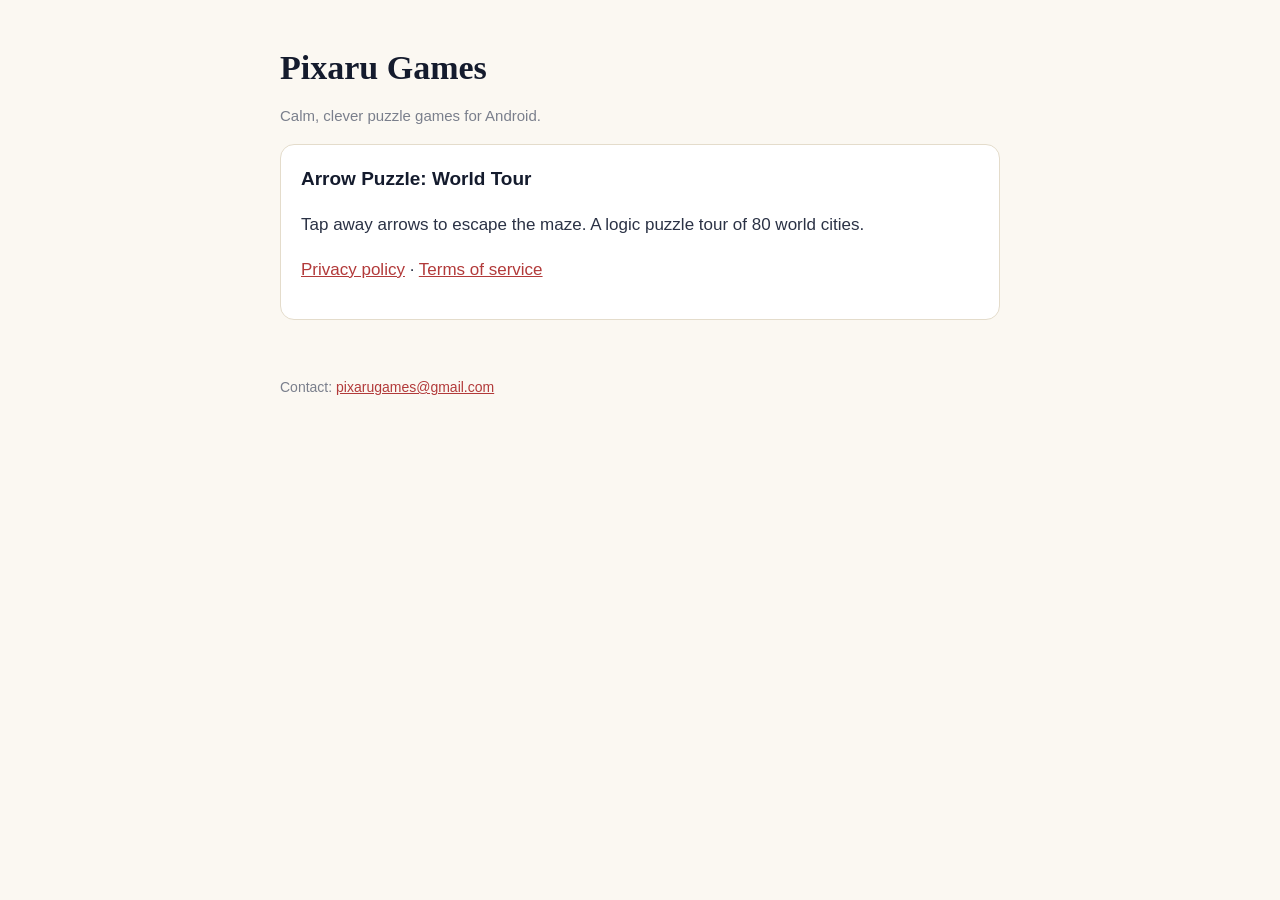
<file: index.html>
<!DOCTYPE html><html lang="en"><head><meta charset="utf-8"><meta name="viewport" content="width=device-width,initial-scale=1">
<title>Pixaru Games</title><meta name="description" content="Pixaru makes calm, clever puzzle games for Android."><style>body{margin:0;background:#FBF8F2;color:#141B2D;font:17px/1.65 -apple-system,"Segoe UI",Roboto,Arial,sans-serif}main{max-width:720px;margin:0 auto;padding:48px 22px 80px}h1{font:600 34px/1.2 Georgia,serif;margin:0 0 6px}h2{font-size:19px;margin:34px 0 8px}p,li{color:#2B3245}.muted{color:#7A7F8C;font-size:15px}a{color:#B23A3A}ul{padding-left:22px}.card{border:1px solid #E4DCCB;border-radius:14px;padding:18px 20px;margin:14px 0;background:#fff}.card h2{margin:0 0 4px}footer{margin-top:56px;font-size:14px;color:#7A7F8C}</style></head><body><main>
<h1>Pixaru Games</h1><p class="muted">Calm, clever puzzle games for Android.</p>
<div class="card"><h2>Arrow Puzzle: World Tour</h2><p>Tap away arrows to escape the maze. A logic puzzle tour of 80 world cities.</p>
<p><a href="arrow-puzzle/privacy/">Privacy policy</a> · <a href="arrow-puzzle/terms/">Terms of service</a></p></div>
<footer>Contact: <a href="mailto:pixarugames@gmail.com">pixarugames@gmail.com</a></footer></main></body></html>
</file>
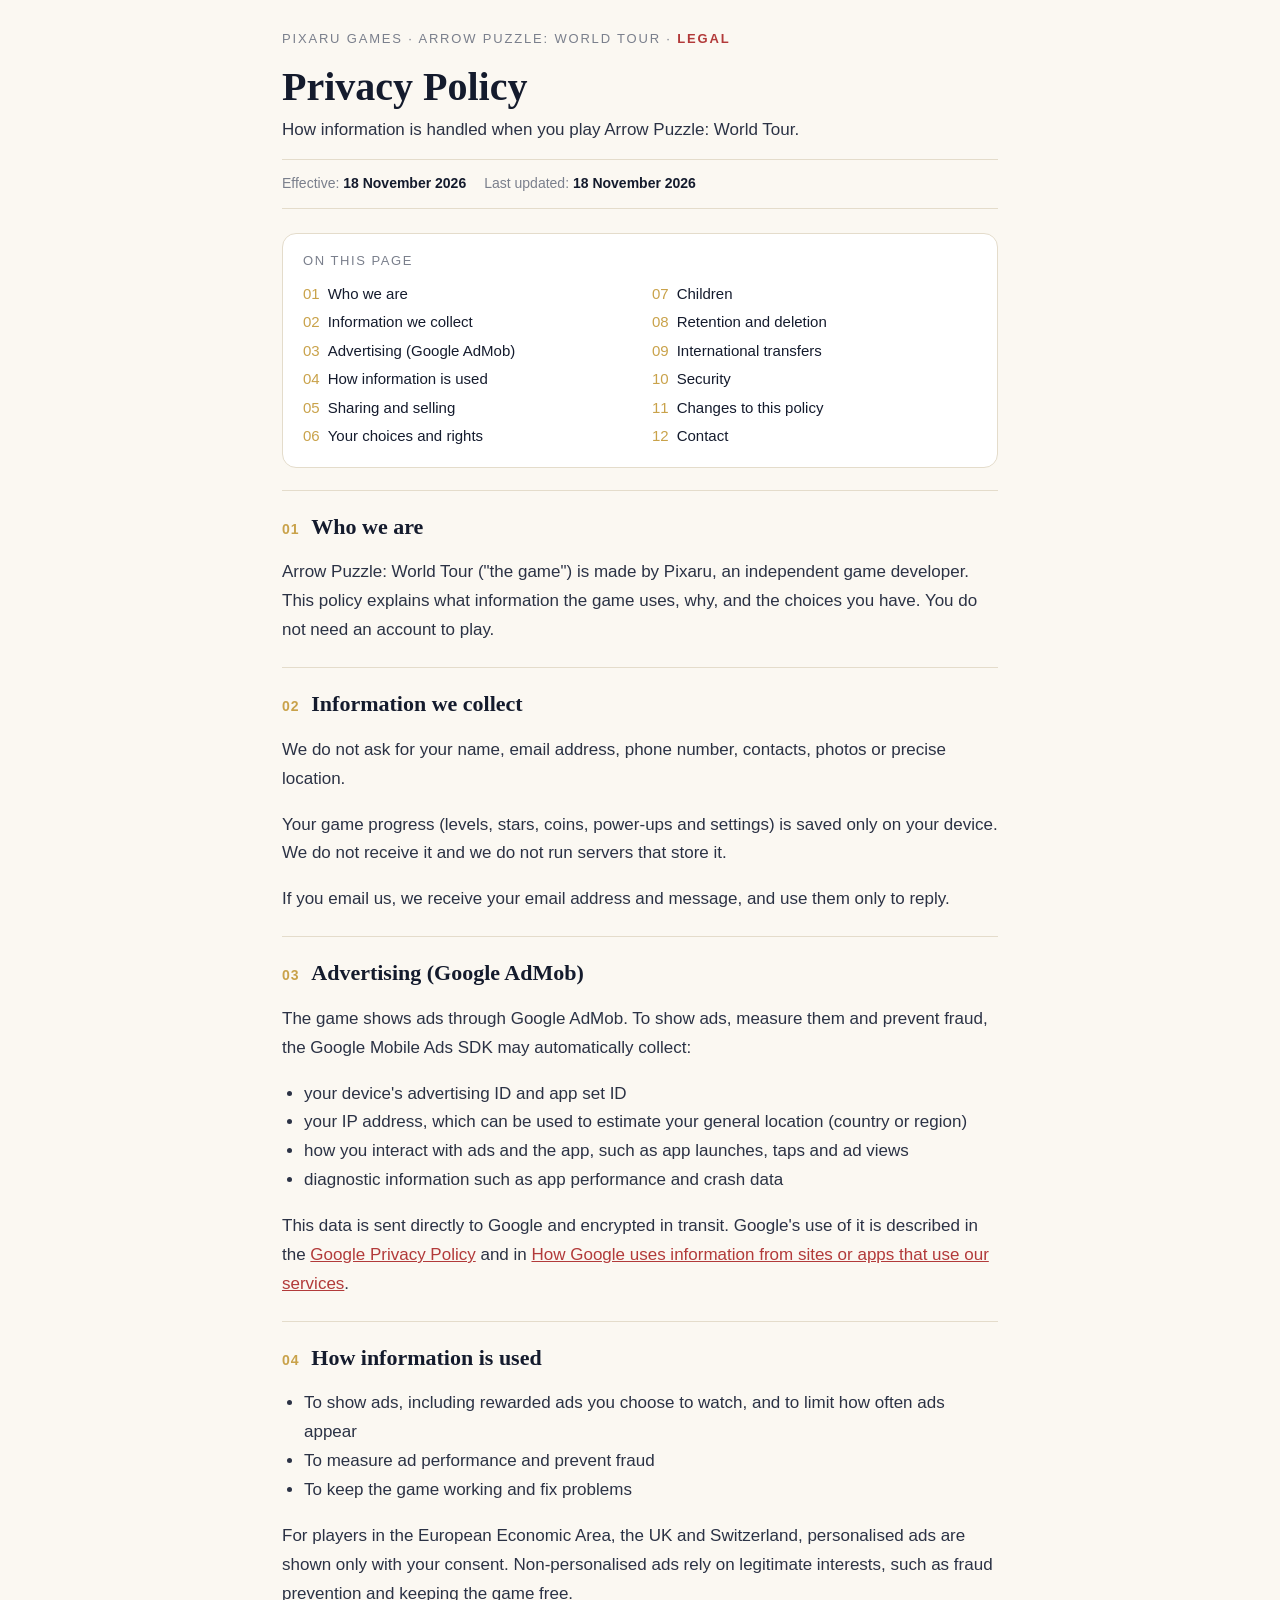
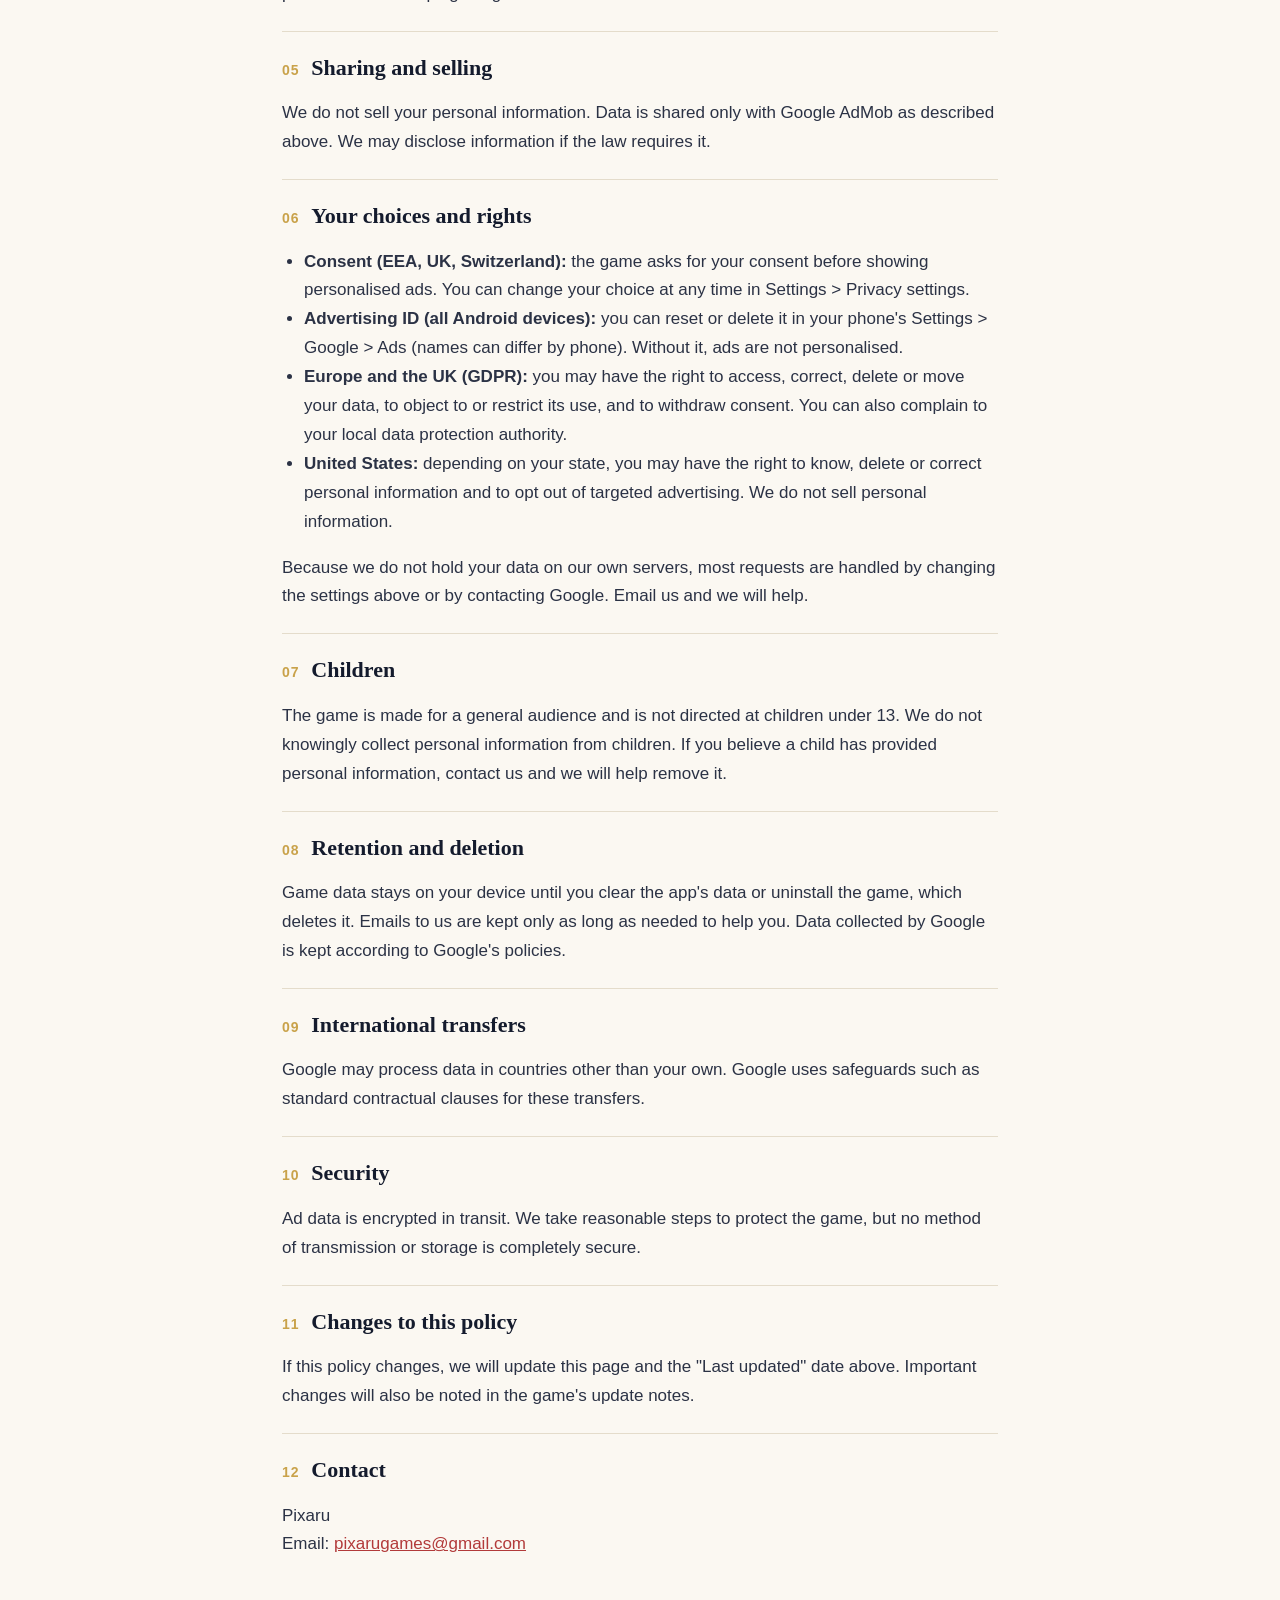
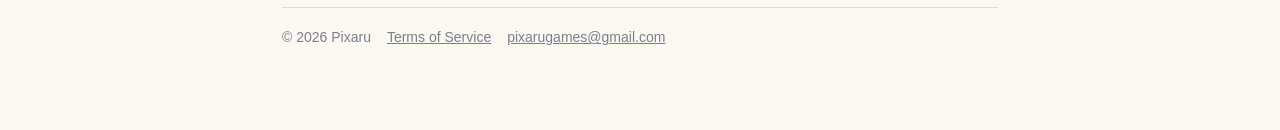
<file: arrow-puzzle/privacy/index.html>
<!DOCTYPE html><html lang="en"><head><meta charset="utf-8"><meta name="viewport" content="width=device-width,initial-scale=1">
<title>Privacy Policy · Arrow Puzzle: World Tour</title><link rel="stylesheet" href="../../assets/legal.css"></head><body><main>
<div class="crumb"><a href="../../">Pixaru Games</a> · Arrow Puzzle: World Tour · <b>Legal</b></div>
<h1>Privacy Policy</h1><p class="lead">How information is handled when you play Arrow Puzzle: World Tour.</p>
<div class="dates"><span>Effective: <b>18 November 2026</b></span><span>Last updated: <b>18 November 2026</b></span></div>
<nav class="toc"><p>On this page</p><ol><li><a href="#s1"><span>01</span>Who we are</a></li><li><a href="#s2"><span>02</span>Information we collect</a></li><li><a href="#s3"><span>03</span>Advertising (Google AdMob)</a></li><li><a href="#s4"><span>04</span>How information is used</a></li><li><a href="#s5"><span>05</span>Sharing and selling</a></li><li><a href="#s6"><span>06</span>Your choices and rights</a></li><li><a href="#s7"><span>07</span>Children</a></li><li><a href="#s8"><span>08</span>Retention and deletion</a></li><li><a href="#s9"><span>09</span>International transfers</a></li><li><a href="#s10"><span>10</span>Security</a></li><li><a href="#s11"><span>11</span>Changes to this policy</a></li><li><a href="#s12"><span>12</span>Contact</a></li></ol></nav><section id="s1"><h2><span>01</span>Who we are</h2><p>Arrow Puzzle: World Tour ("the game") is made by Pixaru, an independent game developer. This policy explains what information the game uses, why, and the choices you have. You do not need an account to play.</p></section><section id="s2"><h2><span>02</span>Information we collect</h2><p>We do not ask for your name, email address, phone number, contacts, photos or precise location.</p><p>Your game progress (levels, stars, coins, power-ups and settings) is saved only on your device. We do not receive it and we do not run servers that store it.</p><p>If you email us, we receive your email address and message, and use them only to reply.</p></section><section id="s3"><h2><span>03</span>Advertising (Google AdMob)</h2><p>The game shows ads through Google AdMob. To show ads, measure them and prevent fraud, the Google Mobile Ads SDK may automatically collect:</p><ul><li>your device's advertising ID and app set ID</li><li>your IP address, which can be used to estimate your general location (country or region)</li><li>how you interact with ads and the app, such as app launches, taps and ad views</li><li>diagnostic information such as app performance and crash data</li></ul><p>This data is sent directly to Google and encrypted in transit. Google's use of it is described in the <a href="https://policies.google.com/privacy">Google Privacy Policy</a> and in <a href="https://policies.google.com/technologies/partner-sites">How Google uses information from sites or apps that use our services</a>.</p></section><section id="s4"><h2><span>04</span>How information is used</h2><ul><li>To show ads, including rewarded ads you choose to watch, and to limit how often ads appear</li><li>To measure ad performance and prevent fraud</li><li>To keep the game working and fix problems</li></ul><p>For players in the European Economic Area, the UK and Switzerland, personalised ads are shown only with your consent. Non-personalised ads rely on legitimate interests, such as fraud prevention and keeping the game free.</p></section><section id="s5"><h2><span>05</span>Sharing and selling</h2><p>We do not sell your personal information. Data is shared only with Google AdMob as described above. We may disclose information if the law requires it.</p></section><section id="s6"><h2><span>06</span>Your choices and rights</h2><ul><li><b>Consent (EEA, UK, Switzerland):</b> the game asks for your consent before showing personalised ads. You can change your choice at any time in Settings &gt; Privacy settings.</li><li><b>Advertising ID (all Android devices):</b> you can reset or delete it in your phone's Settings &gt; Google &gt; Ads (names can differ by phone). Without it, ads are not personalised.</li><li><b>Europe and the UK (GDPR):</b> you may have the right to access, correct, delete or move your data, to object to or restrict its use, and to withdraw consent. You can also complain to your local data protection authority.</li><li><b>United States:</b> depending on your state, you may have the right to know, delete or correct personal information and to opt out of targeted advertising. We do not sell personal information.</li></ul><p>Because we do not hold your data on our own servers, most requests are handled by changing the settings above or by contacting Google. Email us and we will help.</p></section><section id="s7"><h2><span>07</span>Children</h2><p>The game is made for a general audience and is not directed at children under 13. We do not knowingly collect personal information from children. If you believe a child has provided personal information, contact us and we will help remove it.</p></section><section id="s8"><h2><span>08</span>Retention and deletion</h2><p>Game data stays on your device until you clear the app's data or uninstall the game, which deletes it. Emails to us are kept only as long as needed to help you. Data collected by Google is kept according to Google's policies.</p></section><section id="s9"><h2><span>09</span>International transfers</h2><p>Google may process data in countries other than your own. Google uses safeguards such as standard contractual clauses for these transfers.</p></section><section id="s10"><h2><span>10</span>Security</h2><p>Ad data is encrypted in transit. We take reasonable steps to protect the game, but no method of transmission or storage is completely secure.</p></section><section id="s11"><h2><span>11</span>Changes to this policy</h2><p>If this policy changes, we will update this page and the "Last updated" date above. Important changes will also be noted in the game's update notes.</p></section><section id="s12"><h2><span>12</span>Contact</h2><p>Pixaru<br>Email: <a href="mailto:pixarugames@gmail.com">pixarugames@gmail.com</a></p></section>
<footer><span>© 2026 Pixaru</span><a href="../terms/">Terms of Service</a><a href="mailto:pixarugames@gmail.com">pixarugames@gmail.com</a></footer></main></body></html>
</file>
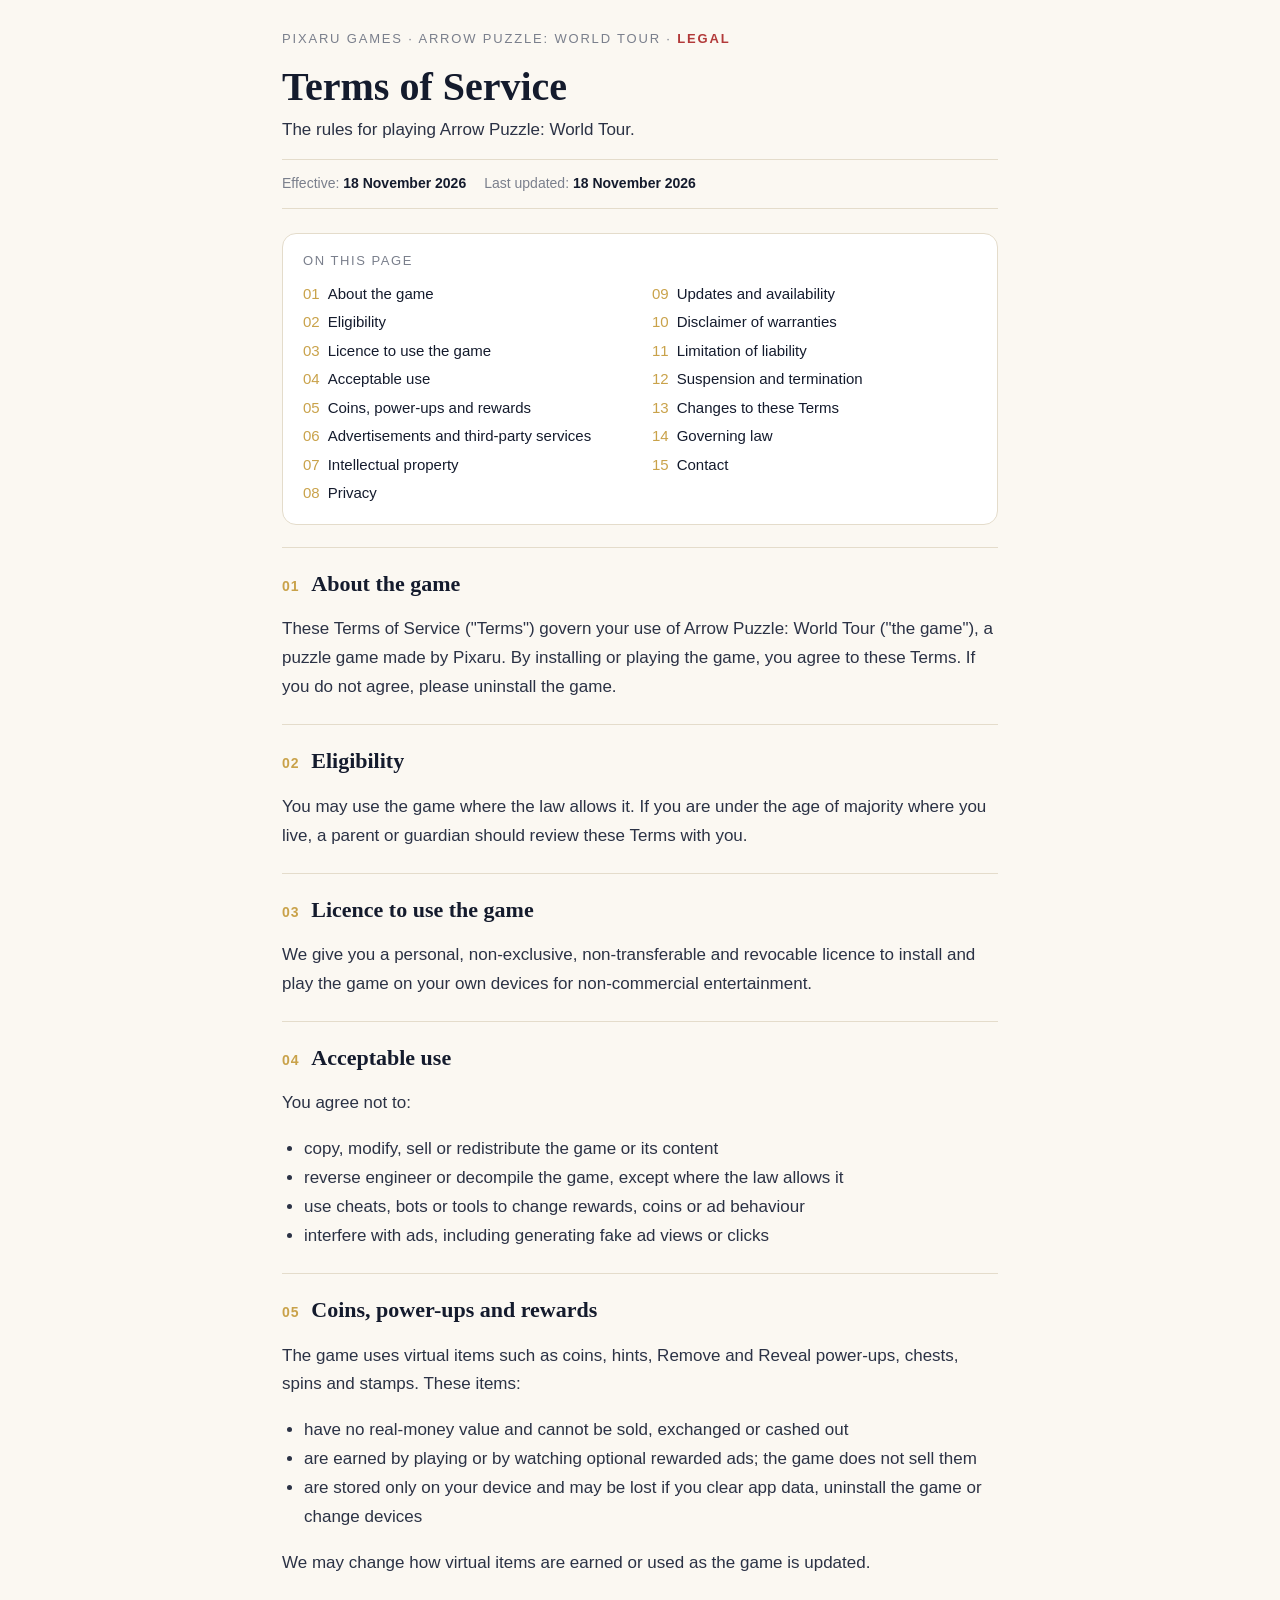
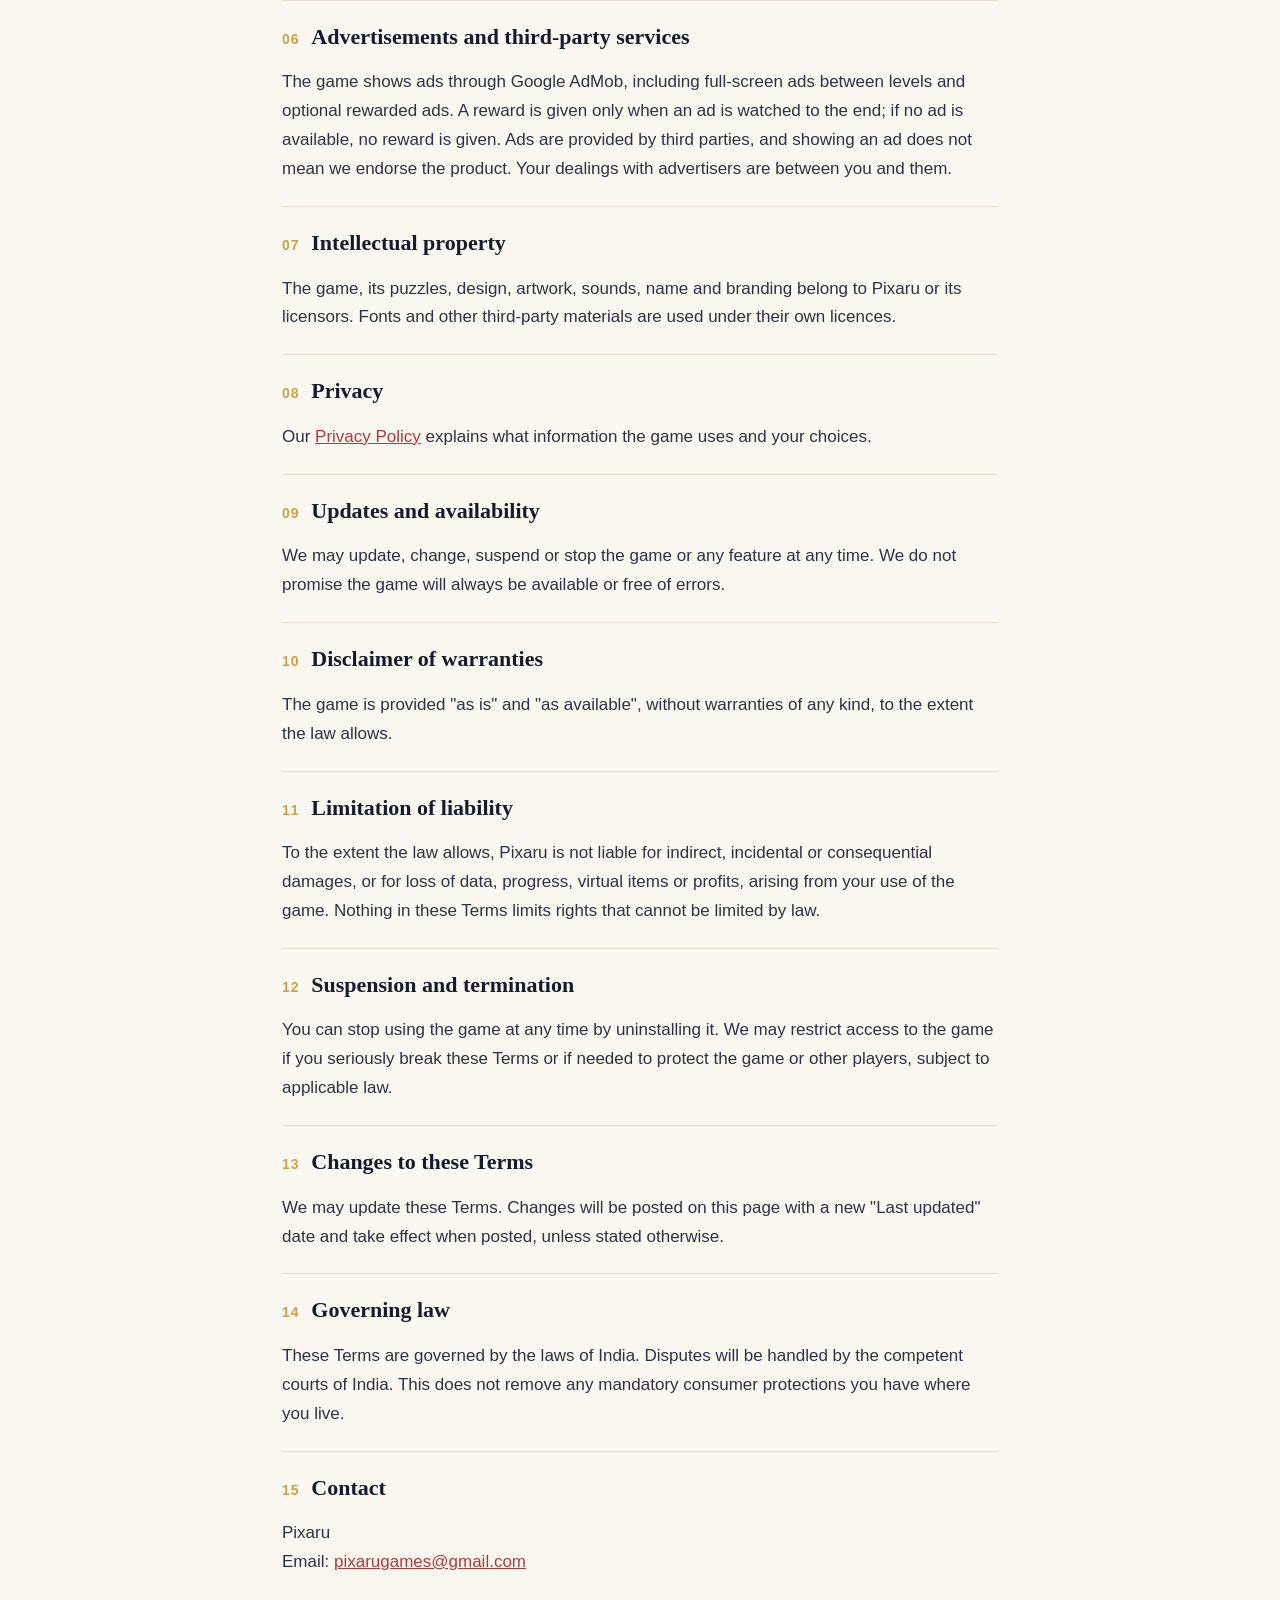
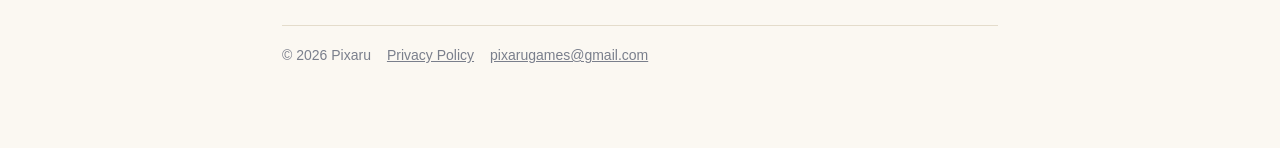
<file: arrow-puzzle/terms/index.html>
<!DOCTYPE html><html lang="en"><head><meta charset="utf-8"><meta name="viewport" content="width=device-width,initial-scale=1">
<title>Terms of Service · Arrow Puzzle: World Tour</title><link rel="stylesheet" href="../../assets/legal.css"></head><body><main>
<div class="crumb"><a href="../../">Pixaru Games</a> · Arrow Puzzle: World Tour · <b>Legal</b></div>
<h1>Terms of Service</h1><p class="lead">The rules for playing Arrow Puzzle: World Tour.</p>
<div class="dates"><span>Effective: <b>18 November 2026</b></span><span>Last updated: <b>18 November 2026</b></span></div>
<nav class="toc"><p>On this page</p><ol><li><a href="#s1"><span>01</span>About the game</a></li><li><a href="#s2"><span>02</span>Eligibility</a></li><li><a href="#s3"><span>03</span>Licence to use the game</a></li><li><a href="#s4"><span>04</span>Acceptable use</a></li><li><a href="#s5"><span>05</span>Coins, power-ups and rewards</a></li><li><a href="#s6"><span>06</span>Advertisements and third-party services</a></li><li><a href="#s7"><span>07</span>Intellectual property</a></li><li><a href="#s8"><span>08</span>Privacy</a></li><li><a href="#s9"><span>09</span>Updates and availability</a></li><li><a href="#s10"><span>10</span>Disclaimer of warranties</a></li><li><a href="#s11"><span>11</span>Limitation of liability</a></li><li><a href="#s12"><span>12</span>Suspension and termination</a></li><li><a href="#s13"><span>13</span>Changes to these Terms</a></li><li><a href="#s14"><span>14</span>Governing law</a></li><li><a href="#s15"><span>15</span>Contact</a></li></ol></nav><section id="s1"><h2><span>01</span>About the game</h2><p>These Terms of Service ("Terms") govern your use of Arrow Puzzle: World Tour ("the game"), a puzzle game made by Pixaru. By installing or playing the game, you agree to these Terms. If you do not agree, please uninstall the game.</p></section><section id="s2"><h2><span>02</span>Eligibility</h2><p>You may use the game where the law allows it. If you are under the age of majority where you live, a parent or guardian should review these Terms with you.</p></section><section id="s3"><h2><span>03</span>Licence to use the game</h2><p>We give you a personal, non-exclusive, non-transferable and revocable licence to install and play the game on your own devices for non-commercial entertainment.</p></section><section id="s4"><h2><span>04</span>Acceptable use</h2><p>You agree not to:</p><ul><li>copy, modify, sell or redistribute the game or its content</li><li>reverse engineer or decompile the game, except where the law allows it</li><li>use cheats, bots or tools to change rewards, coins or ad behaviour</li><li>interfere with ads, including generating fake ad views or clicks</li></ul></section><section id="s5"><h2><span>05</span>Coins, power-ups and rewards</h2><p>The game uses virtual items such as coins, hints, Remove and Reveal power-ups, chests, spins and stamps. These items:</p><ul><li>have no real-money value and cannot be sold, exchanged or cashed out</li><li>are earned by playing or by watching optional rewarded ads; the game does not sell them</li><li>are stored only on your device and may be lost if you clear app data, uninstall the game or change devices</li></ul><p>We may change how virtual items are earned or used as the game is updated.</p></section><section id="s6"><h2><span>06</span>Advertisements and third-party services</h2><p>The game shows ads through Google AdMob, including full-screen ads between levels and optional rewarded ads. A reward is given only when an ad is watched to the end; if no ad is available, no reward is given. Ads are provided by third parties, and showing an ad does not mean we endorse the product. Your dealings with advertisers are between you and them.</p></section><section id="s7"><h2><span>07</span>Intellectual property</h2><p>The game, its puzzles, design, artwork, sounds, name and branding belong to Pixaru or its licensors. Fonts and other third-party materials are used under their own licences.</p></section><section id="s8"><h2><span>08</span>Privacy</h2><p>Our <a href="../privacy/">Privacy Policy</a> explains what information the game uses and your choices.</p></section><section id="s9"><h2><span>09</span>Updates and availability</h2><p>We may update, change, suspend or stop the game or any feature at any time. We do not promise the game will always be available or free of errors.</p></section><section id="s10"><h2><span>10</span>Disclaimer of warranties</h2><p>The game is provided "as is" and "as available", without warranties of any kind, to the extent the law allows.</p></section><section id="s11"><h2><span>11</span>Limitation of liability</h2><p>To the extent the law allows, Pixaru is not liable for indirect, incidental or consequential damages, or for loss of data, progress, virtual items or profits, arising from your use of the game. Nothing in these Terms limits rights that cannot be limited by law.</p></section><section id="s12"><h2><span>12</span>Suspension and termination</h2><p>You can stop using the game at any time by uninstalling it. We may restrict access to the game if you seriously break these Terms or if needed to protect the game or other players, subject to applicable law.</p></section><section id="s13"><h2><span>13</span>Changes to these Terms</h2><p>We may update these Terms. Changes will be posted on this page with a new "Last updated" date and take effect when posted, unless stated otherwise.</p></section><section id="s14"><h2><span>14</span>Governing law</h2><p>These Terms are governed by the laws of India. Disputes will be handled by the competent courts of India. This does not remove any mandatory consumer protections you have where you live.</p></section><section id="s15"><h2><span>15</span>Contact</h2><p>Pixaru<br>Email: <a href="mailto:pixarugames@gmail.com">pixarugames@gmail.com</a></p></section>
<footer><span>© 2026 Pixaru</span><a href="../privacy/">Privacy Policy</a><a href="mailto:pixarugames@gmail.com">pixarugames@gmail.com</a></footer></main></body></html>
</file>
<file: assets/legal.css>
:root{--paper:#FBF8F2;--ink:#141B2D;--body:#2B3245;--muted:#7A7F8C;--hair:#E4DCCB;--red:#B23A3A;--gold:#C9A24A}
*{box-sizing:border-box}
body{margin:0;background:var(--paper);color:var(--ink);font:17px/1.7 -apple-system,"Segoe UI",Roboto,Arial,sans-serif}
main{max-width:760px;margin:0 auto;padding:28px 22px 80px}
.crumb{font-size:13px;letter-spacing:.14em;text-transform:uppercase;color:var(--muted)}
.crumb a{color:var(--muted);text-decoration:none}.crumb b{color:var(--red);font-weight:600}
h1{font:600 40px/1.15 Georgia,"Times New Roman",serif;margin:14px 0 6px}
.lead{color:var(--body);margin:0 0 14px}
.dates{display:flex;gap:18px;flex-wrap:wrap;font-size:14px;color:var(--muted);padding:12px 0;border-top:1px solid var(--hair);border-bottom:1px solid var(--hair)}
.dates b{color:var(--ink);font-weight:600}
nav.toc{background:#fff;border:1px solid var(--hair);border-radius:14px;padding:16px 20px;margin:24px 0 8px}
nav.toc p{margin:0 0 8px;font-size:13px;letter-spacing:.12em;text-transform:uppercase;color:var(--muted)}
nav.toc ol{margin:0;padding:0;list-style:none;columns:2;column-gap:24px}
nav.toc li{font-size:15px;line-height:1.9;break-inside:avoid}
nav.toc a{color:var(--ink);text-decoration:none}nav.toc a span{color:var(--gold);font-variant-numeric:tabular-nums;margin-right:8px}
section{padding-top:22px;margin-top:22px;border-top:1px solid var(--hair)}
section h2{font:600 22px/1.3 Georgia,serif;margin:0 0 10px;display:flex;gap:12px;align-items:baseline}
section h2 span{font:600 14px/1 -apple-system,"Segoe UI",Roboto,Arial,sans-serif;color:var(--gold);letter-spacing:.06em}
p,li{color:var(--body)}ul{padding-left:22px}a{color:var(--red)}
.note{background:#fff;border-left:3px solid var(--gold);padding:10px 14px;border-radius:6px;font-size:15px}
footer{margin-top:48px;padding-top:18px;border-top:1px solid var(--hair);font-size:14px;color:var(--muted);display:flex;gap:16px;flex-wrap:wrap}
footer a{color:var(--muted)}
@media(max-width:560px){h1{font-size:32px}nav.toc ol{columns:1}}
</file>
